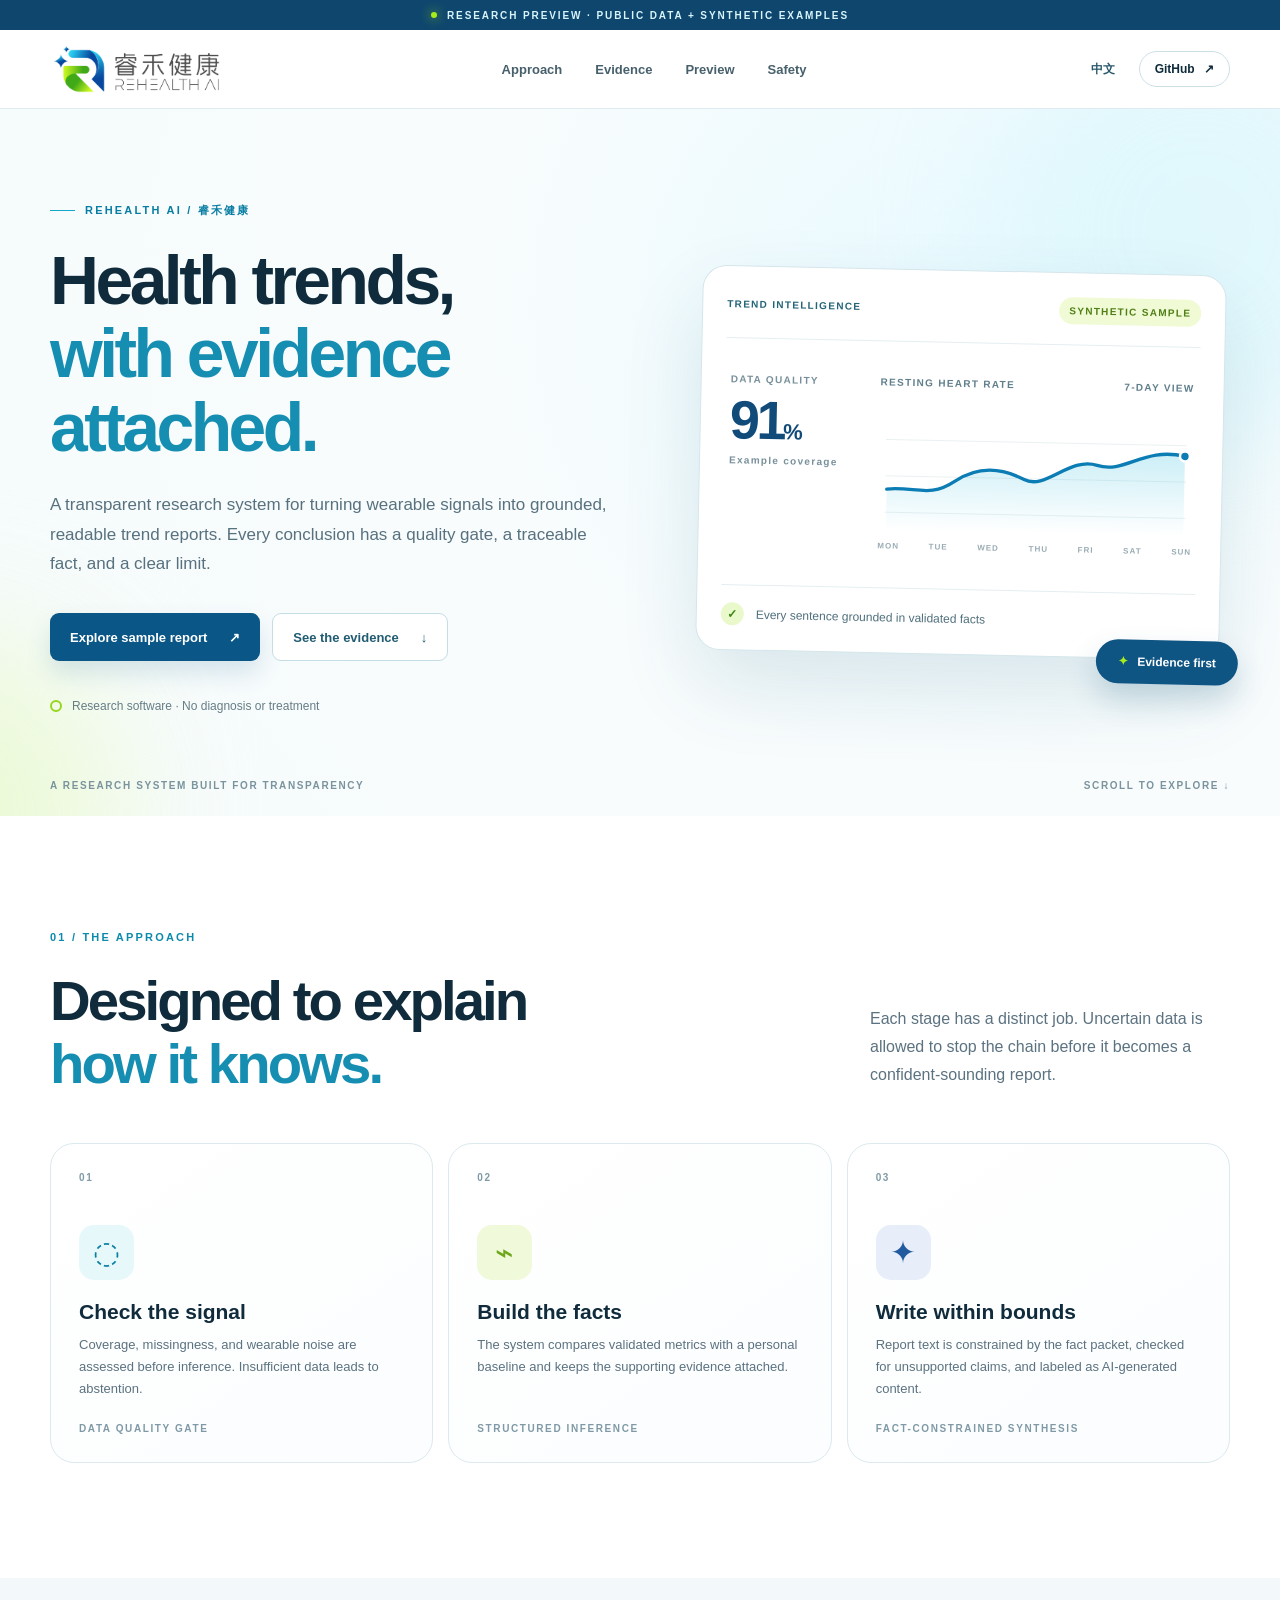
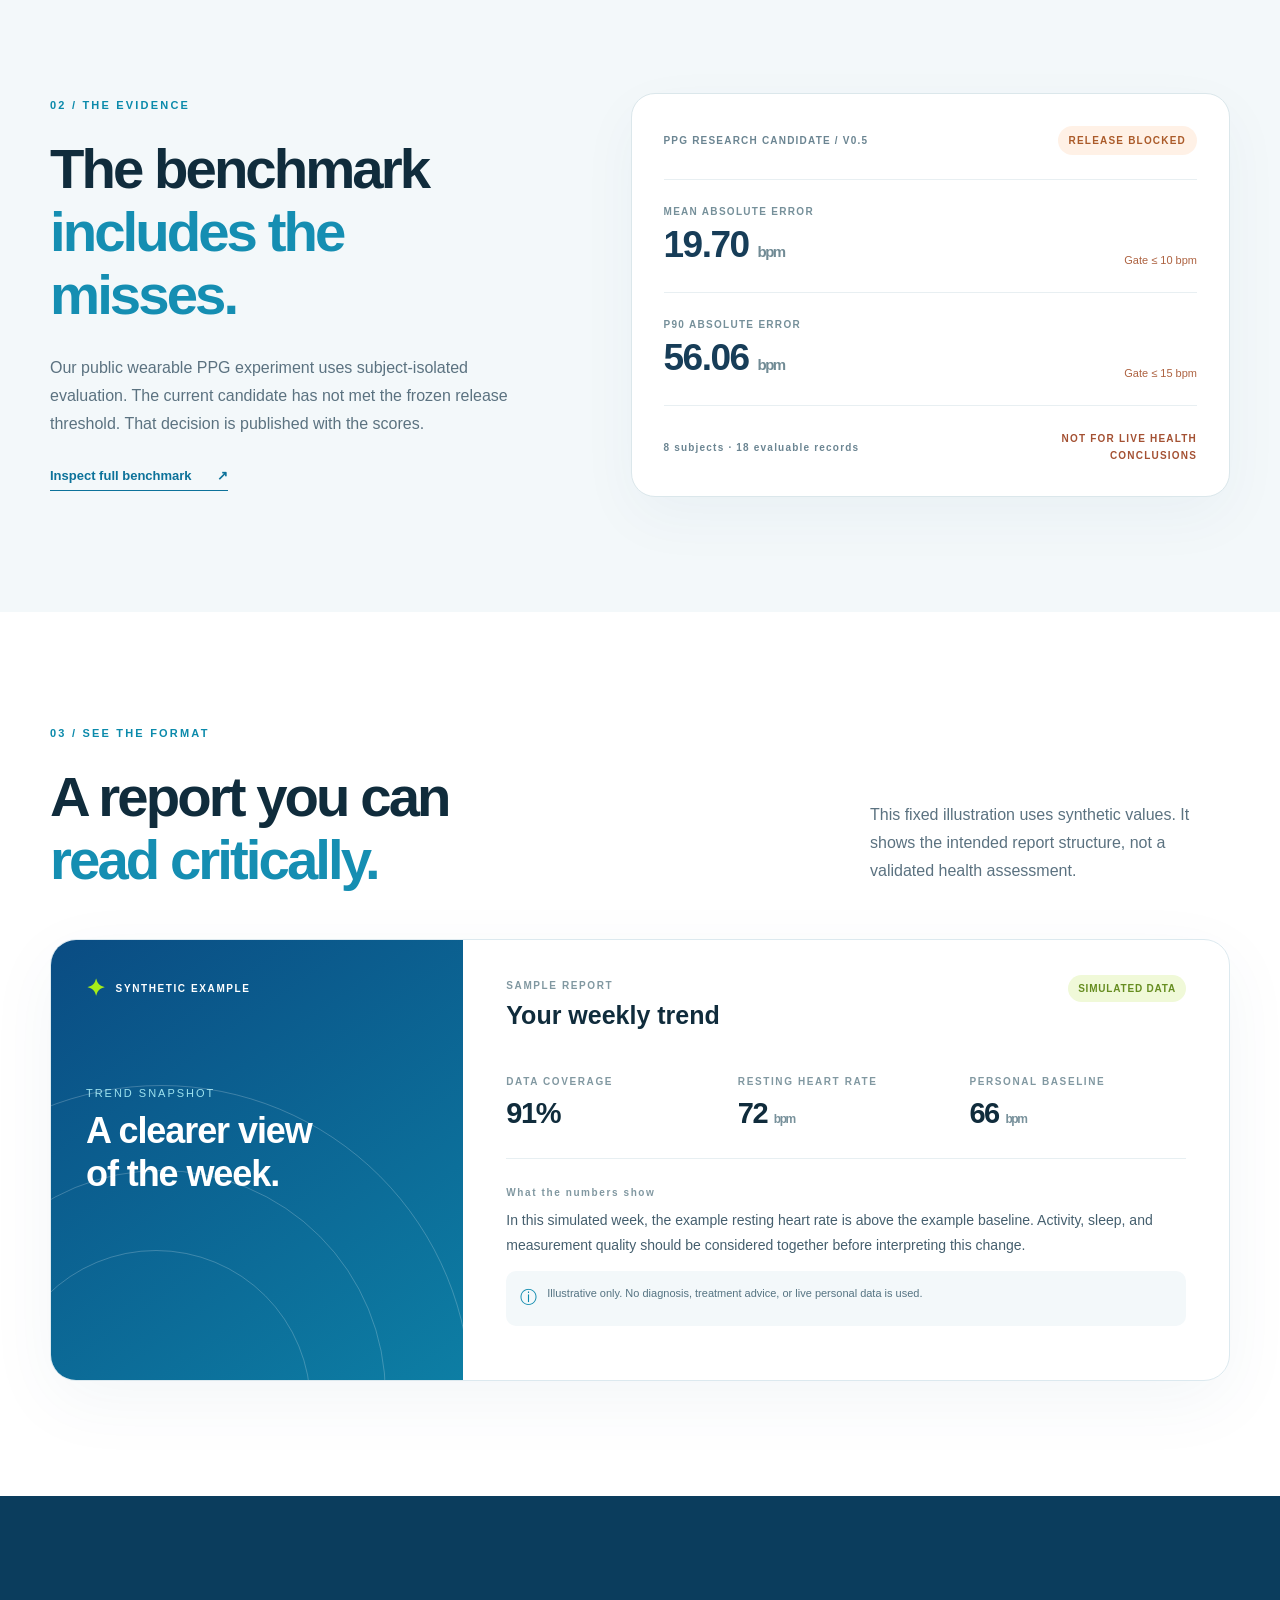
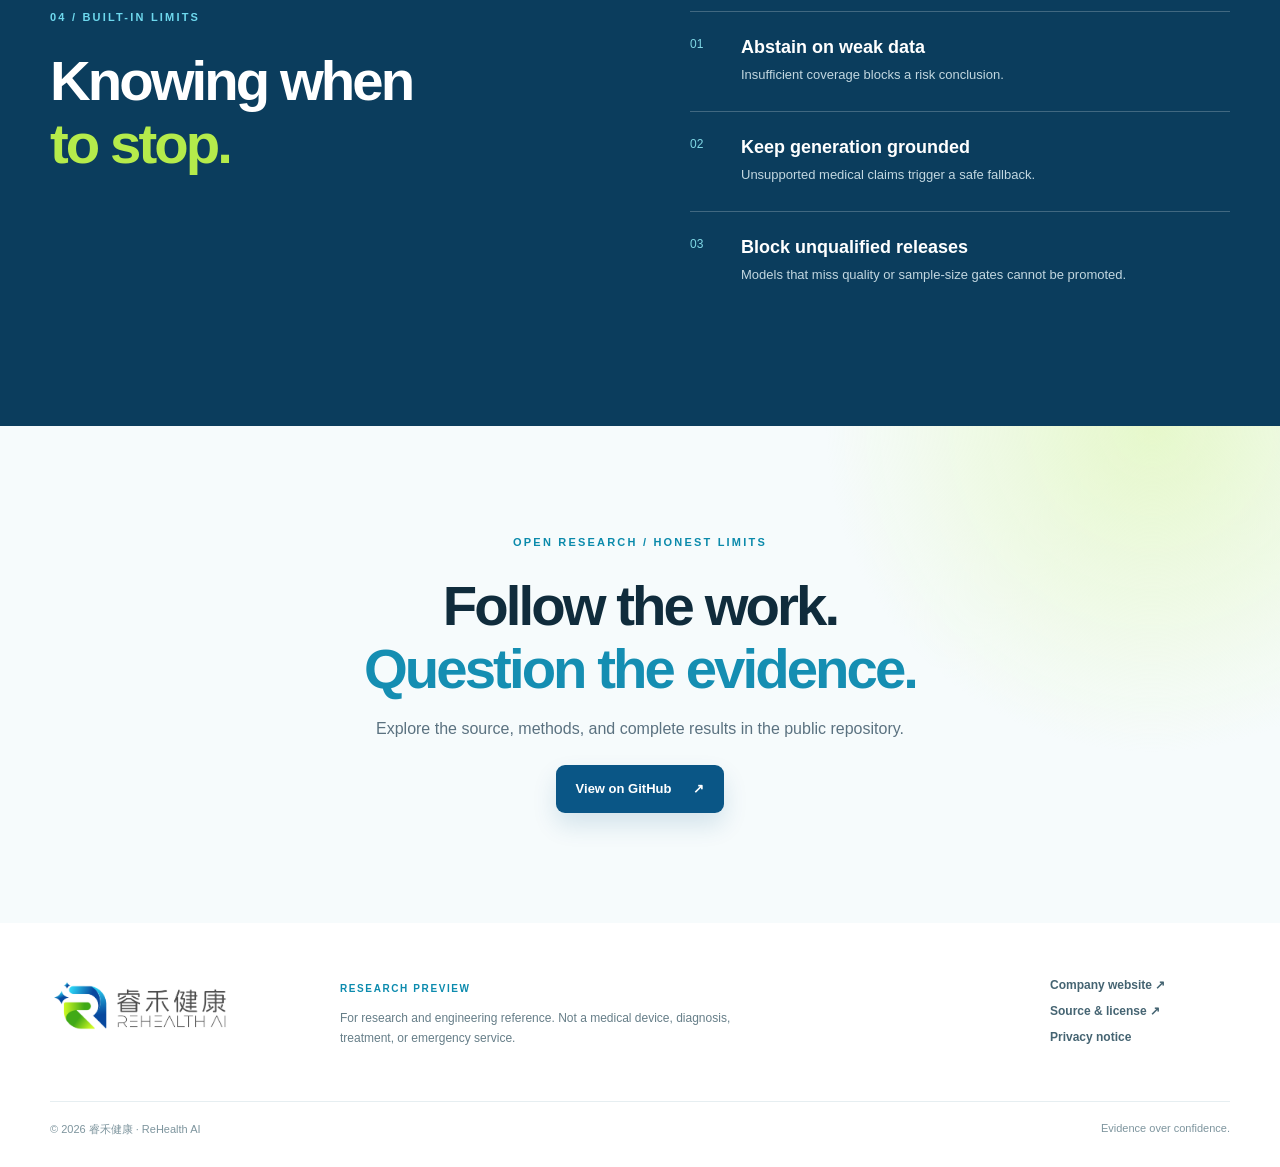
<file: site/index.html>
<!doctype html>
<html lang="en">
<head>
  <meta charset="utf-8">
  <meta name="viewport" content="width=device-width, initial-scale=1">
  <meta name="theme-color" content="#f7fbfd">
  <meta name="description" content="ReHealth AI is a research preview for evidence-grounded health trend reports from wearable signals. Explore the method, benchmark, and safety boundaries.">
  <title>ReHealth AI — Health trends, with evidence attached</title>
  <link rel="icon" type="image/png" href="assets/favicon.png">
  <link rel="stylesheet" href="styles.css">
  <script defer src="app.js"></script>
</head>
<body>
  <a class="skip-link" href="#main">Skip to content</a>
  <div class="preview-bar"><span class="signal-dot"></span><span data-en="RESEARCH PREVIEW · PUBLIC DATA + SYNTHETIC EXAMPLES" data-zh="研究预览 · 公开数据与模拟样例">RESEARCH PREVIEW · PUBLIC DATA + SYNTHETIC EXAMPLES</span></div>
  <header class="site-header">
    <div class="container nav-shell">
      <a class="brand" href="#top" aria-label="ReHealth AI home"><img src="assets/logo.png" alt="睿禾健康 ReHealth AI"></a>
      <nav class="nav-links" aria-label="Main navigation">
        <a href="#approach" data-en="Approach" data-zh="技术方法">Approach</a>
        <a href="#evidence" data-en="Evidence" data-zh="研究证据">Evidence</a>
        <a href="#preview" data-en="Preview" data-zh="报告样例">Preview</a>
        <a href="#safety" data-en="Safety" data-zh="安全边界">Safety</a>
      </nav>
      <div class="nav-actions">
        <button class="language-switch" id="language-switch" type="button" aria-label="Switch to Chinese">中文</button>
        <a class="nav-github" href="https://github.com/csong8904-spec/rehealth-ai-algorithm" target="_blank" rel="noopener noreferrer">GitHub <span aria-hidden="true">↗</span></a>
      </div>
    </div>
  </header>
  <main id="main">
    <section class="hero" id="top">
      <div class="hero-glow hero-glow-a"></div><div class="hero-glow hero-glow-b"></div>
      <div class="container hero-grid">
        <div class="hero-copy">
          <p class="eyebrow"><span class="eyebrow-line"></span><span data-en="REHEALTH AI / 睿禾健康" data-zh="睿禾健康 / REHEALTH AI">REHEALTH AI / 睿禾健康</span></p>
          <h1 data-en="Health trends,<br><em>with evidence attached.</em>" data-zh="健康趋势，<br><em>每一步都有依据。</em>">Health trends,<br><em>with evidence attached.</em></h1>
          <p class="hero-lead" data-en="A transparent research system for turning wearable signals into grounded, readable trend reports. Every conclusion has a quality gate, a traceable fact, and a clear limit." data-zh="从可穿戴信号到可读的健康趋势报告：以数据质量把关，以结构化事实支撑，以明确边界约束每一条结论。">A transparent research system for turning wearable signals into grounded, readable trend reports. Every conclusion has a quality gate, a traceable fact, and a clear limit.</p>
          <div class="hero-actions"><a class="button button-primary" href="#preview"><span data-en="Explore sample report" data-zh="查看模拟报告">Explore sample report</span><span aria-hidden="true">↗</span></a><a class="button button-secondary" href="#evidence"><span data-en="See the evidence" data-zh="查看研究证据">See the evidence</span><span aria-hidden="true">↓</span></a></div>
          <div class="hero-meta"><span class="meta-ring"></span><span data-en="Research software · No diagnosis or treatment" data-zh="研究软件 · 不提供诊断或治疗">Research software · No diagnosis or treatment</span></div>
        </div>
        <div class="hero-visual" aria-label="Illustrative health trend dashboard using synthetic data">
          <div class="visual-top"><span class="visual-title" data-en="TREND INTELLIGENCE" data-zh="趋势分析">TREND INTELLIGENCE</span><span class="visual-tag" data-en="SYNTHETIC SAMPLE" data-zh="模拟样例">SYNTHETIC SAMPLE</span></div>
          <div class="visual-body">
            <div class="score-block"><span class="score-label" data-en="DATA QUALITY" data-zh="数据质量">DATA QUALITY</span><strong>91<span>%</span></strong><span class="score-caption" data-en="Example coverage" data-zh="示例覆盖率">Example coverage</span></div>
            <div class="chart-block"><div class="chart-heading"><span data-en="RESTING HEART RATE" data-zh="静息心率">RESTING HEART RATE</span><span data-en="7-DAY VIEW" data-zh="7 日趋势">7-DAY VIEW</span></div><svg viewBox="0 0 380 170" role="img" aria-label="Illustrative seven day trend line"><defs><linearGradient id="area" x1="0" x2="0" y1="0" y2="1"><stop offset="0" stop-color="#21b7da" stop-opacity=".23"/><stop offset="1" stop-color="#21b7da" stop-opacity="0"/></linearGradient></defs><path d="M8 134 H372 M8 90 H372 M8 46 H372" class="gridline"/><path d="M10 106 C45 102 62 116 92 95 S150 78 176 91 S230 62 264 72 S320 48 370 59 L370 156 L10 156 Z" fill="url(#area)"/><path d="M10 106 C45 102 62 116 92 95 S150 78 176 91 S230 62 264 72 S320 48 370 59" fill="none" stroke="#0b7db4" stroke-width="4" stroke-linecap="round"/><circle cx="370" cy="59" r="6" fill="#0b7db4" stroke="white" stroke-width="3"/></svg><div class="chart-axis"><span>MON</span><span>TUE</span><span>WED</span><span>THU</span><span>FRI</span><span>SAT</span><span>SUN</span></div></div>
          </div>
          <div class="visual-foot"><span class="fact-icon">✓</span><span data-en="Every sentence grounded in validated facts" data-zh="每一句解读都有校验过的事实依据">Every sentence grounded in validated facts</span></div>
          <div class="floating-pill"><span class="pill-spark">✦</span><span data-en="Evidence first" data-zh="证据优先">Evidence first</span></div>
        </div>
      </div>
      <div class="container hero-bottom"><span data-en="A RESEARCH SYSTEM BUILT FOR TRANSPARENCY" data-zh="以透明、可复核为原则的研究系统">A RESEARCH SYSTEM BUILT FOR TRANSPARENCY</span><span aria-hidden="true">SCROLL TO EXPLORE ↓</span></div>
    </section>
    <section class="approach section" id="approach">
      <div class="container"><div class="section-heading"><div><p class="eyebrow eyebrow-dark" data-en="01 / THE APPROACH" data-zh="01 / 技术方法">01 / THE APPROACH</p><h2 data-en="Designed to explain<br><em>how it knows.</em>" data-zh="每个结论，<br><em>都要说清依据。</em>">Designed to explain<br><em>how it knows.</em></h2></div><p data-en="Each stage has a distinct job. Uncertain data is allowed to stop the chain before it becomes a confident-sounding report." data-zh="每个阶段各司其职。数据不充分时，流程会停下，不会把不确定性包装成确定的报告。">Each stage has a distinct job. Uncertain data is allowed to stop the chain before it becomes a confident-sounding report.</p></div>
        <div class="process-grid"><article class="process-card"><span class="process-number">01</span><div class="process-symbol">◌</div><h3 data-en="Check the signal" data-zh="检查信号">Check the signal</h3><p data-en="Coverage, missingness, and wearable noise are assessed before inference. Insufficient data leads to abstention." data-zh="推理前检查覆盖率、缺失和噪声。数据不足时停止生成风险结论。">Coverage, missingness, and wearable noise are assessed before inference. Insufficient data leads to abstention.</p><span class="card-end" data-en="DATA QUALITY GATE" data-zh="数据质量门禁">DATA QUALITY GATE</span></article><article class="process-card"><span class="process-number">02</span><div class="process-symbol">⌁</div><h3 data-en="Build the facts" data-zh="形成趋势事实">Build the facts</h3><p data-en="The system compares validated metrics with a personal baseline and keeps the supporting evidence attached." data-zh="系统把已校验的指标与个人基线比较，并保留支撑判断的证据。">The system compares validated metrics with a personal baseline and keeps the supporting evidence attached.</p><span class="card-end" data-en="STRUCTURED INFERENCE" data-zh="结构化推理">STRUCTURED INFERENCE</span></article><article class="process-card"><span class="process-number">03</span><div class="process-symbol">✦</div><h3 data-en="Write within bounds" data-zh="约束报告生成">Write within bounds</h3><p data-en="Report text is constrained by the fact packet, checked for unsupported claims, and labeled as AI-generated content." data-zh="报告只能使用事实包中的依据，越界表述会被拦截，合成内容会明确标识。">Report text is constrained by the fact packet, checked for unsupported claims, and labeled as AI-generated content.</p><span class="card-end" data-en="FACT-CONSTRAINED SYNTHESIS" data-zh="事实约束生成">FACT-CONSTRAINED SYNTHESIS</span></article></div>
      </div>
    </section>
    <section class="evidence section" id="evidence"><div class="container evidence-grid"><div class="evidence-copy"><p class="eyebrow eyebrow-dark" data-en="02 / THE EVIDENCE" data-zh="02 / 研究证据">02 / THE EVIDENCE</p><h2 data-en="The benchmark<br><em>includes the misses.</em>" data-zh="研究结果，<br><em>也公开不足之处。</em>">The benchmark<br><em>includes the misses.</em></h2><p data-en="Our public wearable PPG experiment uses subject-isolated evaluation. The current candidate has not met the frozen release threshold. That decision is published with the scores." data-zh="公开腕部 PPG 实验按受试者隔离评估。当前候选模型未通过冻结的发布门槛；分数与阻断决定均已公开。">Our public wearable PPG experiment uses subject-isolated evaluation. The current candidate has not met the frozen release threshold. That decision is published with the scores.</p><a class="text-link" href="https://github.com/csong8904-spec/rehealth-ai-algorithm/blob/main/docs/benchmark-results.md" target="_blank" rel="noopener noreferrer"><span data-en="Inspect full benchmark" data-zh="查看完整评测">Inspect full benchmark</span><span aria-hidden="true">↗</span></a></div><div class="benchmark-card"><div class="benchmark-top"><span data-en="PPG RESEARCH CANDIDATE / V0.5" data-zh="PPG 研究候选 / V0.5">PPG RESEARCH CANDIDATE / V0.5</span><strong data-en="RELEASE BLOCKED" data-zh="生产发布阻断">RELEASE BLOCKED</strong></div><div class="benchmark-metric"><div><span data-en="MEAN ABSOLUTE ERROR" data-zh="平均绝对误差">MEAN ABSOLUTE ERROR</span><strong>19.70 <small>bpm</small></strong></div><span class="metric-threshold" data-en="Gate ≤ 10 bpm" data-zh="门槛 ≤ 10 bpm">Gate ≤ 10 bpm</span></div><div class="benchmark-metric"><div><span data-en="P90 ABSOLUTE ERROR" data-zh="P90 绝对误差">P90 ABSOLUTE ERROR</span><strong>56.06 <small>bpm</small></strong></div><span class="metric-threshold" data-en="Gate ≤ 15 bpm" data-zh="门槛 ≤ 15 bpm">Gate ≤ 15 bpm</span></div><div class="benchmark-bottom"><span data-en="8 subjects · 18 evaluable records" data-zh="8 名受试者 · 18 条可评测记录">8 subjects · 18 evaluable records</span><span data-en="NOT FOR LIVE HEALTH CONCLUSIONS" data-zh="不得用于真实用户健康结论">NOT FOR LIVE HEALTH CONCLUSIONS</span></div></div></div></section>
    <section class="preview-section section" id="preview"><div class="container"><div class="preview-heading"><div><p class="eyebrow eyebrow-dark" data-en="03 / SEE THE FORMAT" data-zh="03 / 报告样例">03 / SEE THE FORMAT</p><h2 data-en="A report you can<br><em>read critically.</em>" data-zh="一份可以<br><em>审视依据的报告。</em>">A report you can<br><em>read critically.</em></h2></div><p data-en="This fixed illustration uses synthetic values. It shows the intended report structure, not a validated health assessment." data-zh="这里使用固定模拟数值，仅展示报告结构，并非经过验证的个人健康评估。">This fixed illustration uses synthetic values. It shows the intended report structure, not a validated health assessment.</p></div><div class="report-shell"><div class="report-side"><div class="report-mark"><span>✦</span><span data-en="SYNTHETIC EXAMPLE" data-zh="模拟样例">SYNTHETIC EXAMPLE</span></div><p class="report-label" data-en="TREND SNAPSHOT" data-zh="趋势快照">TREND SNAPSHOT</p><strong data-en="A clearer view<br>of the week." data-zh="清晰查看<br>一周趋势。">A clearer view<br>of the week.</strong><div class="side-circles"><span></span><span></span><span></span></div></div><div class="report-content"><div class="report-header"><div><span data-en="SAMPLE REPORT" data-zh="样例报告">SAMPLE REPORT</span><h3 data-en="Your weekly trend" data-zh="每周趋势">Your weekly trend</h3></div><span class="sample-badge" data-en="SIMULATED DATA" data-zh="模拟数据">SIMULATED DATA</span></div><div class="report-kpis"><div><span data-en="DATA COVERAGE" data-zh="数据覆盖率">DATA COVERAGE</span><strong>91%</strong></div><div><span data-en="RESTING HEART RATE" data-zh="静息心率">RESTING HEART RATE</span><strong>72 <small>bpm</small></strong></div><div><span data-en="PERSONAL BASELINE" data-zh="个人基线">PERSONAL BASELINE</span><strong>66 <small>bpm</small></strong></div></div><div class="report-divider"></div><p class="report-subtitle" data-en="What the numbers show" data-zh="数字反映了什么">What the numbers show</p><p class="report-paragraph" data-en="In this simulated week, the example resting heart rate is above the example baseline. Activity, sleep, and measurement quality should be considered together before interpreting this change." data-zh="在这一模拟周期中，示例静息心率高于示例个人基线。解释这一变化前，还需结合活动、睡眠和测量质量。">In this simulated week, the example resting heart rate is above the example baseline. Activity, sleep, and measurement quality should be considered together before interpreting this change.</p><div class="report-note"><span>ⓘ</span><span data-en="Illustrative only. No diagnosis, treatment advice, or live personal data is used." data-zh="仅供展示。未使用真实个人数据，不提供诊断或治疗建议。">Illustrative only. No diagnosis, treatment advice, or live personal data is used.</span></div></div></div></div></section>
    <section class="safety-section section" id="safety"><div class="container safety-grid"><div><p class="eyebrow" data-en="04 / BUILT-IN LIMITS" data-zh="04 / 安全边界">04 / BUILT-IN LIMITS</p><h2 data-en="Knowing when<br><em>to stop.</em>" data-zh="知道何时<br><em>应该停止。</em>">Knowing when<br><em>to stop.</em></h2></div><div class="safety-list"><div><span>01</span><div><h3 data-en="Abstain on weak data" data-zh="数据不足时拒答">Abstain on weak data</h3><p data-en="Insufficient coverage blocks a risk conclusion." data-zh="有效覆盖率不足时，不输出风险结论。">Insufficient coverage blocks a risk conclusion.</p></div></div><div><span>02</span><div><h3 data-en="Keep generation grounded" data-zh="约束生成依据">Keep generation grounded</h3><p data-en="Unsupported medical claims trigger a safe fallback." data-zh="未经依据支持的医疗表述触发安全回退。">Unsupported medical claims trigger a safe fallback.</p></div></div><div><span>03</span><div><h3 data-en="Block unqualified releases" data-zh="阻断不合格模型">Block unqualified releases</h3><p data-en="Models that miss quality or sample-size gates cannot be promoted." data-zh="准确性或样本规模未达门槛时，模型不能进入生产。">Models that miss quality or sample-size gates cannot be promoted.</p></div></div></div></div></section>
    <section class="closing"><div class="container closing-inner"><p class="eyebrow eyebrow-dark" data-en="OPEN RESEARCH / HONEST LIMITS" data-zh="公开研究 / 明确边界">OPEN RESEARCH / HONEST LIMITS</p><h2 data-en="Follow the work.<br><em>Question the evidence.</em>" data-zh="关注进展，<br><em>也审视证据。</em>">Follow the work.<br><em>Question the evidence.</em></h2><p data-en="Explore the source, methods, and complete results in the public repository." data-zh="在开源仓库查看代码、方法和完整结果。">Explore the source, methods, and complete results in the public repository.</p><a class="button button-primary" href="https://github.com/csong8904-spec/rehealth-ai-algorithm" target="_blank" rel="noopener noreferrer"><span data-en="View on GitHub" data-zh="前往 GitHub">View on GitHub</span><span aria-hidden="true">↗</span></a></div></section>
  </main>
  <footer class="site-footer"><div class="container footer-grid"><a class="footer-brand" href="#top"><img src="assets/logo.png" alt="睿禾健康 ReHealth AI"></a><div><span data-en="RESEARCH PREVIEW" data-zh="研究预览">RESEARCH PREVIEW</span><p data-en="For research and engineering reference. Not a medical device, diagnosis, treatment, or emergency service." data-zh="仅供研究与工程参考；不作为医疗器械、诊断、治疗或急救服务。">For research and engineering reference. Not a medical device, diagnosis, treatment, or emergency service.</p></div><div class="footer-links"><a href="https://jsruihe.cn" data-en="Company website ↗" data-zh="公司官网 ↗">Company website ↗</a><a href="https://github.com/csong8904-spec/rehealth-ai-algorithm" data-en="Source & license ↗" data-zh="源码与许可 ↗">Source & license ↗</a><a href="privacy.html" data-en="Privacy notice" data-zh="隐私说明">Privacy notice</a></div></div><div class="container footer-bottom"><span>© 2026 睿禾健康 · ReHealth AI</span><span data-en="Evidence over confidence." data-zh="可验证，胜过看起来可信。">Evidence over confidence.</span></div></footer>
</body>
</html>
</file>
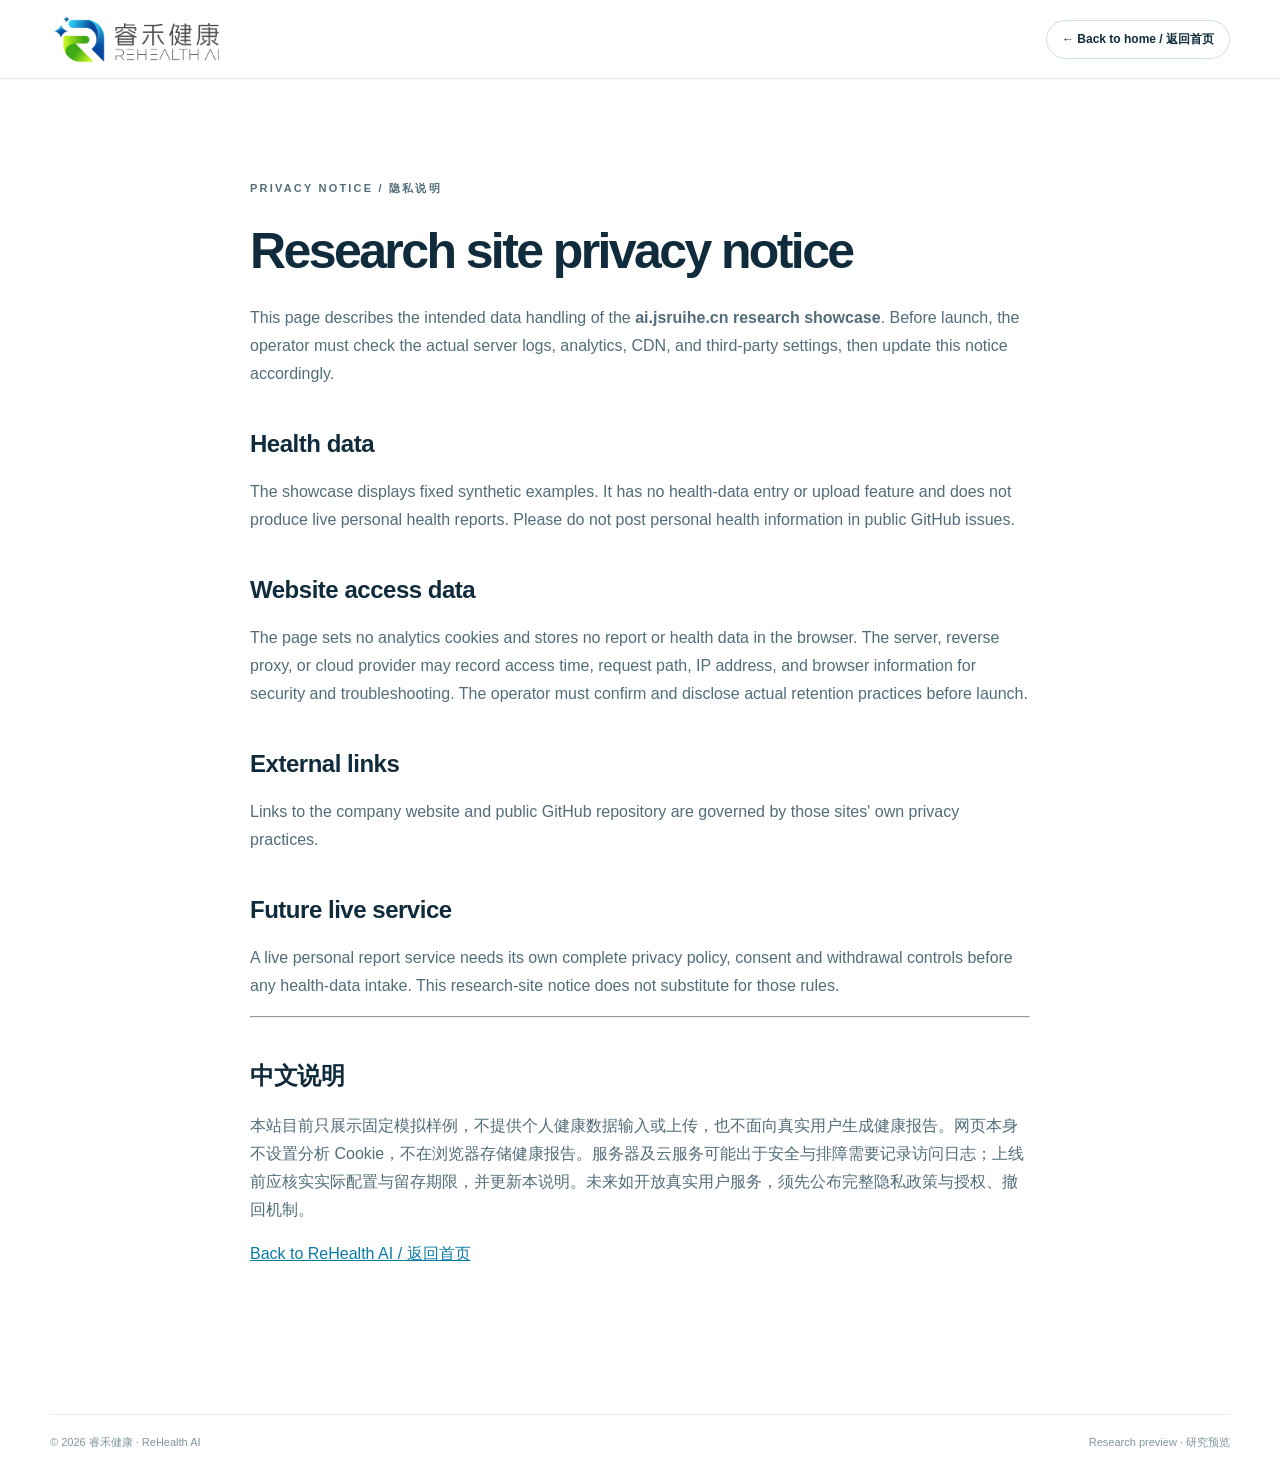
<file: site/privacy.html>
<!doctype html>
<html lang="en"><head><meta charset="utf-8"><meta name="viewport" content="width=device-width, initial-scale=1"><title>Privacy notice | 睿禾健康 ReHealth AI</title><link rel="icon" type="image/png" href="assets/favicon.png"><link rel="stylesheet" href="styles.css"></head><body><header class="site-header"><div class="container nav-shell"><a class="brand" href="index.html"><img src="assets/logo.png" alt="睿禾健康 ReHealth AI"></a><a class="nav-github" href="index.html">← Back to home / 返回首页</a></div></header><main class="container privacy-page"><p class="eyebrow eyebrow-dark">PRIVACY NOTICE / 隐私说明</p><h1>Research site privacy notice</h1><p>This page describes the intended data handling of the <strong>ai.jsruihe.cn research showcase</strong>. Before launch, the operator must check the actual server logs, analytics, CDN, and third-party settings, then update this notice accordingly.</p><h2>Health data</h2><p>The showcase displays fixed synthetic examples. It has no health-data entry or upload feature and does not produce live personal health reports. Please do not post personal health information in public GitHub issues.</p><h2>Website access data</h2><p>The page sets no analytics cookies and stores no report or health data in the browser. The server, reverse proxy, or cloud provider may record access time, request path, IP address, and browser information for security and troubleshooting. The operator must confirm and disclose actual retention practices before launch.</p><h2>External links</h2><p>Links to the company website and public GitHub repository are governed by those sites' own privacy practices.</p><h2>Future live service</h2><p>A live personal report service needs its own complete privacy policy, consent and withdrawal controls before any health-data intake. This research-site notice does not substitute for those rules.</p><hr><h2>中文说明</h2><p>本站目前只展示固定模拟样例，不提供个人健康数据输入或上传，也不面向真实用户生成健康报告。网页本身不设置分析 Cookie，不在浏览器存储健康报告。服务器及云服务可能出于安全与排障需要记录访问日志；上线前应核实实际配置与留存期限，并更新本说明。未来如开放真实用户服务，须先公布完整隐私政策与授权、撤回机制。</p><p><a href="index.html">Back to ReHealth AI / 返回首页</a></p></main><footer class="site-footer"><div class="container footer-bottom"><span>© 2026 睿禾健康 · ReHealth AI</span><span>Research preview · 研究预览</span></div></footer></body></html>
</file>
<file: site/styles.css>
:root{--ink:#102c3c;--muted:#5b7280;--blue:#104d95;--cyan:#18b7dc;--lime:#a7ed18;--line:#dce9ee;--paper:#f7fbfd;--radius:24px}*{box-sizing:border-box}html{scroll-behavior:smooth}body{margin:0;background:#fff;color:var(--ink);font-family:Inter,"Segoe UI","Noto Sans SC","Microsoft YaHei",sans-serif;-webkit-font-smoothing:antialiased}a{color:inherit;text-decoration:none}button{font:inherit}img{max-width:100%}.container{width:min(1180px,calc(100% - 48px));margin:auto}.skip-link{position:absolute;top:-60px;left:12px;padding:10px;background:#fff;z-index:50}.skip-link:focus{top:12px}.preview-bar{min-height:30px;display:flex;align-items:center;justify-content:center;gap:10px;background:#0e466e;color:#d8f4fb;font-size:10px;letter-spacing:.19em;font-weight:700}.signal-dot{width:6px;height:6px;border-radius:50%;background:var(--lime);box-shadow:0 0 12px var(--lime)}.site-header{position:sticky;top:0;z-index:30;background:rgba(255,255,255,.94);backdrop-filter:blur(18px);border-bottom:1px solid rgba(211,229,235,.75)}.nav-shell{height:78px;display:flex;align-items:center;justify-content:space-between;gap:30px}.brand img{width:173px;display:block}.nav-links,.nav-actions{display:flex;align-items:center;gap:33px}.nav-links a{font-size:13px;color:#47606c;font-weight:600;transition:color .2s}.nav-links a:hover,.footer-links a:hover{color:#0b8eba}.nav-actions{gap:17px}.language-switch{cursor:pointer;border:0;background:transparent;color:#28586b;font-size:12px;font-weight:750;letter-spacing:.02em}.nav-github{font-size:12px;font-weight:700;border:1px solid #ccdee6;border-radius:99px;padding:10px 15px;white-space:nowrap}.nav-github span{margin-left:6px}.hero{position:relative;overflow:hidden;background:radial-gradient(circle at 74% 28%,#e9faff 0,#f8fcfd 43%,#f6fbfc 100%);padding-top:94px}.hero-glow{position:absolute;border-radius:50%;pointer-events:none}.hero-glow-a{width:420px;height:420px;background:#d8f6fc;filter:blur(60px);right:-130px;top:-90px;opacity:.65}.hero-glow-b{width:350px;height:350px;background:#e8f9c7;filter:blur(70px);left:-230px;bottom:-170px;opacity:.7}.hero-grid{position:relative;display:grid;grid-template-columns:1.05fr .95fr;gap:62px;align-items:center;min-height:520px}.hero-copy{padding-bottom:55px}.eyebrow{display:flex;align-items:center;gap:10px;margin:0 0 26px;color:#087da3;font-size:11px;font-weight:800;letter-spacing:.2em}.eyebrow-line{width:25px;height:1px;background:#13a8c9}.eyebrow-dark{color:#0b8aab}h1,h2,h3,p{margin-top:0}h1,h2{letter-spacing:-.052em;font-weight:720}h1{font-size:clamp(48px,5.3vw,82px);line-height:1.08;margin-bottom:26px}h1 em,h2 em{font-style:normal;color:#158eb2}.hero-lead{max-width:560px;font-size:17px;line-height:1.75;color:#58717e}.hero-actions{display:flex;flex-wrap:wrap;gap:12px;margin:34px 0 38px}.button{display:inline-flex;align-items:center;justify-content:center;gap:22px;min-height:48px;padding:0 20px;border-radius:9px;font-size:13px;font-weight:750;transition:transform .2s,box-shadow .2s}.button:hover{transform:translateY(-2px)}.button-primary{background:#0a5686;color:white;box-shadow:0 12px 25px rgba(10,86,134,.14)}.button-primary:hover{box-shadow:0 16px 28px rgba(10,86,134,.22)}.button-secondary{border:1px solid #c5dde5;background:white;color:#215c72}.hero-meta{display:flex;align-items:center;gap:10px;color:#667d86;font-size:12px}.meta-ring{width:12px;height:12px;border:2px solid #98d51d;border-radius:50%}.hero-visual{position:relative;background:white;border:1px solid #d5e6eb;border-radius:24px;box-shadow:0 35px 80px rgba(20,79,104,.12);transform:rotate(1.2deg);padding:24px;margin:20px 7px 65px 0}.visual-top{display:flex;align-items:center;justify-content:space-between;gap:8px;border-bottom:1px solid #e5eef1;padding-bottom:20px}.visual-title,.visual-tag,.score-label,.chart-heading,.chart-axis,.score-caption{font-size:10px;font-weight:800;letter-spacing:.13em}.visual-title{color:#236478}.visual-tag{color:#507f16;background:#f0fbd5;padding:8px 10px;border-radius:30px}.visual-body{display:grid;grid-template-columns:130px 1fr;gap:20px;padding:35px 5px 15px}.score-block{display:flex;flex-direction:column;gap:8px}.score-label,.score-caption{color:#78909b}.score-block strong{font-size:54px;letter-spacing:-.06em;color:#114b79;line-height:1}.score-block strong span{font-size:22px}.chart-heading{display:flex;justify-content:space-between;color:#607f8c;gap:10px}.chart-block svg{display:block;width:100%;margin-top:14px}.gridline{stroke:#e6eef1;stroke-width:1}.chart-axis{display:flex;justify-content:space-between;color:#9aadb4;font-size:8px}.visual-foot{display:flex;align-items:center;gap:12px;border-top:1px solid #e5eef1;margin-top:22px;padding-top:17px;color:#4f6f7c;font-size:12px}.fact-icon{display:grid;place-items:center;background:#eaf9cb;color:#3c8618;width:23px;height:23px;border-radius:50%;font-weight:800}.floating-pill{position:absolute;bottom:-26px;right:-20px;background:#0f5584;color:white;border-radius:60px;padding:15px 22px;box-shadow:0 15px 30px #11557833;font-size:12px;font-weight:700}.pill-spark{color:var(--lime);margin-right:9px}.hero-bottom{position:relative;display:flex;justify-content:space-between;padding:12px 0 25px;font-size:10px;letter-spacing:.16em;color:#7a939d;font-weight:700}.section{padding:115px 0}.section-heading,.preview-heading{display:grid;grid-template-columns:1fr 360px;align-items:end;gap:50px;margin-bottom:48px}.section-heading h2,.preview-heading h2,.evidence h2,.safety-section h2,.closing h2{font-size:clamp(42px,4.4vw,65px);line-height:1.12;margin:0}.section-heading>p,.preview-heading>p,.evidence-copy>p:not(.eyebrow){color:var(--muted);line-height:1.75;font-size:16px;margin:0 0 6px}.process-grid{display:grid;grid-template-columns:repeat(3,1fr);gap:15px}.process-card{min-height:320px;display:flex;flex-direction:column;padding:28px;border:1px solid var(--line);border-radius:var(--radius);background:linear-gradient(145deg,#fff,#fbfdfe)}.process-card:hover{border-color:#aadce7;box-shadow:0 18px 45px #14628612}.process-number,.card-end{font-size:10px;letter-spacing:.16em;font-weight:800;color:#7f9aa6}.process-symbol{display:grid;place-items:center;width:55px;height:55px;background:#e7f8fb;border-radius:15px;margin:42px 0 20px;color:#0d80a5;font-size:31px}.process-card:nth-child(2) .process-symbol{background:#f0f9d9;color:#6ea71b}.process-card:nth-child(3) .process-symbol{background:#e7eef9;color:#225aa0}.process-card h3{font-size:21px;margin-bottom:10px}.process-card p{color:var(--muted);font-size:13px;line-height:1.7;margin-bottom:22px}.card-end{margin-top:auto}.evidence{background:#f3f8fa}.evidence-grid{display:grid;grid-template-columns:.9fr 1.1fr;gap:90px;align-items:center}.evidence-copy>p:not(.eyebrow){margin:28px 0}.text-link{display:inline-flex;gap:25px;padding-bottom:7px;border-bottom:1px solid #0c729a;color:#0c729a;font-size:13px;font-weight:800}.benchmark-card{background:#fff;border:1px solid #dbe7eb;border-radius:24px;box-shadow:0 20px 60px #174c6b0b;padding:32px}.benchmark-top,.benchmark-bottom{display:flex;justify-content:space-between;gap:15px;align-items:center;font-size:10px;letter-spacing:.12em;font-weight:800;color:#6b8592}.benchmark-top{padding-bottom:24px;border-bottom:1px solid #e8eff2}.benchmark-top strong{color:#ab5b2a;background:#fff1e6;padding:9px 11px;border-radius:30px;white-space:nowrap}.benchmark-metric{display:flex;justify-content:space-between;align-items:end;padding:26px 0;border-bottom:1px solid #e8eff2}.benchmark-metric>div{display:flex;flex-direction:column;gap:7px}.benchmark-metric div span{font-size:10px;letter-spacing:.13em;color:#76909a;font-weight:800}.benchmark-metric strong{font-size:37px;letter-spacing:-.04em;color:#173d58}.benchmark-metric small{font-size:15px;color:#718b95}.metric-threshold{font-size:11px;color:#ad6240}.benchmark-bottom{padding-top:24px;line-height:1.7}.benchmark-bottom span:last-child{max-width:150px;text-align:right;color:#a45133}.preview-section{background:#fff}.report-shell{display:grid;grid-template-columns:35% 65%;border:1px solid #dce9ef;overflow:hidden;border-radius:26px;box-shadow:0 20px 70px #1a58770d}.report-side{position:relative;overflow:hidden;background:linear-gradient(145deg,#0a4c83,#0d7ea4);padding:35px;color:#fff;min-height:440px}.report-mark{display:flex;align-items:center;gap:9px;font-size:10px;letter-spacing:.16em;font-weight:800}.report-mark>span:first-child{color:var(--lime);font-size:23px}.report-label{font-size:11px;letter-spacing:.18em;color:#9de2ef;margin-top:85px}.report-side>strong{position:relative;z-index:1;font-size:36px;line-height:1.18;letter-spacing:-.03em}.side-circles span{position:absolute;border:1px solid #ffffff36;border-radius:50%;width:310px;height:310px;bottom:-180px;left:-50px}.side-circles span:nth-child(2){width:450px;height:450px;bottom:-240px;left:-115px}.side-circles span:nth-child(3){width:620px;height:620px;bottom:-325px;left:-200px}.report-content{padding:35px 43px}.report-header{display:flex;justify-content:space-between;align-items:start;gap:15px}.report-header>div>span,.report-kpis>div>span,.report-subtitle{font-size:10px;letter-spacing:.16em;font-weight:800;color:#8198a1}.report-header h3{font-size:25px;margin:8px 0 0}.sample-badge{background:#f0f9d8;color:#668d20;font-size:10px;padding:8px 10px;border-radius:40px;font-weight:800;letter-spacing:.08em;white-space:nowrap}.report-kpis{display:grid;grid-template-columns:repeat(3,1fr);gap:15px;margin-top:46px}.report-kpis>div{display:flex;flex-direction:column;gap:10px}.report-kpis strong{font-size:29px;letter-spacing:-.05em}.report-kpis small{font-size:12px;color:#78919b}.report-divider{height:1px;background:#e7eff2;margin:28px 0}.report-subtitle{margin-bottom:10px}.report-paragraph{font-size:14px;line-height:1.75;color:#455f6e}.report-note{display:flex;gap:10px;align-items:start;background:#f3f8fa;padding:14px;border-radius:10px;color:#557382;font-size:11px;line-height:1.55}.report-note>span:first-child{font-size:17px;color:#0c89ad}.safety-section{background:#0b3d5d;color:#fff}.safety-grid{display:grid;grid-template-columns:1fr 1fr;gap:100px}.safety-section .eyebrow{color:#6ed9ee}.safety-section h2 em{color:#b5eb4b}.safety-list>div{display:grid;grid-template-columns:35px 1fr;gap:16px;border-top:1px solid #ffffff38;padding:25px 0}.safety-list>div>span{color:#80d9e6;font-size:12px}.safety-list h3{font-size:18px;margin-bottom:7px}.safety-list p{color:#c2d7e0;font-size:13px;line-height:1.6;margin:0}.closing{background:radial-gradient(circle at 90% 0,#e6f8cb 0,transparent 26%),#f6fbfc;padding:110px 0;text-align:center}.closing .eyebrow{justify-content:center}.closing h2{margin:0 0 20px}.closing p:not(.eyebrow){color:var(--muted);font-size:16px;margin-bottom:27px}.site-footer{background:white}.footer-grid{display:grid;grid-template-columns:210px 1fr 180px;gap:80px;padding:55px 0 40px}.footer-brand img{width:180px}.footer-grid>div:nth-child(2)>span{font-size:10px;letter-spacing:.16em;font-weight:800;color:#0c8bae}.footer-grid p{margin-top:12px;line-height:1.7;font-size:12px;color:#667e88;max-width:430px}.footer-links{display:flex;flex-direction:column;gap:12px;font-size:12px;font-weight:700;color:#456472}.footer-bottom{display:flex;justify-content:space-between;gap:20px;border-top:1px solid #e6eef1;padding:20px 0 30px;font-size:11px;color:#7e959e}.privacy-page{max-width:780px;padding:100px 0 130px}.privacy-page h1{font-size:50px}.privacy-page h2{font-size:24px;margin-top:42px;letter-spacing:-.02em}.privacy-page p,.privacy-page li{color:#526d79;line-height:1.75}.privacy-page a{color:#0b7ba6;text-decoration:underline}@media(max-width:980px){.nav-links{gap:15px}.hero-grid{gap:24px}.hero-visual{margin-right:0}.evidence-grid{gap:40px}.safety-grid{gap:50px}.footer-grid{gap:30px}}@media(max-width:760px){.container{width:min(100% - 36px,600px)}.preview-bar{font-size:8px;letter-spacing:.08em;text-align:center;padding:4px 10px}.nav-shell{height:67px}.brand img{width:135px}.nav-links{display:none}.nav-github{padding:8px 10px;font-size:11px}.hero{padding-top:64px}.hero-grid,.section-heading,.preview-heading,.evidence-grid,.safety-grid{grid-template-columns:1fr}.hero-grid{gap:10px}.hero-copy{padding-bottom:10px}h1{font-size:clamp(45px,10vw,65px)}.hero-lead{font-size:15px}.hero-visual{transform:none;margin:15px 12px 55px 0;padding:16px}.visual-body{grid-template-columns:95px 1fr;gap:5px}.score-block strong{font-size:42px}.chart-heading{font-size:7px}.floating-pill{right:-10px;bottom:-20px}.hero-bottom>span:last-child{display:none}.section{padding:72px 0}.section-heading,.preview-heading{gap:17px;margin-bottom:28px}.section-heading h2,.preview-heading h2,.evidence h2,.safety-section h2,.closing h2{font-size:clamp(40px,9vw,55px)}.process-grid{grid-template-columns:1fr}.process-card{min-height:250px}.process-symbol{margin:27px 0 15px}.evidence-grid{gap:30px}.benchmark-card{padding:20px}.benchmark-top,.benchmark-bottom{font-size:8px}.benchmark-metric strong{font-size:30px}.report-shell{grid-template-columns:1fr}.report-side{min-height:210px}.report-label{margin-top:35px}.report-side>strong{font-size:29px}.report-content{padding:25px}.report-kpis{gap:8px}.report-kpis strong{font-size:24px}.report-kpis>div>span{font-size:8px}.safety-grid{gap:35px}.closing{padding:80px 0}.footer-grid{grid-template-columns:1fr;gap:23px}.footer-brand img{width:150px}.footer-bottom{flex-direction:column;gap:7px}.privacy-page{padding:70px 0 100px}.privacy-page h1{font-size:42px}}@media(prefers-reduced-motion:reduce){html{scroll-behavior:auto}.button{transition:none}}
</file>
